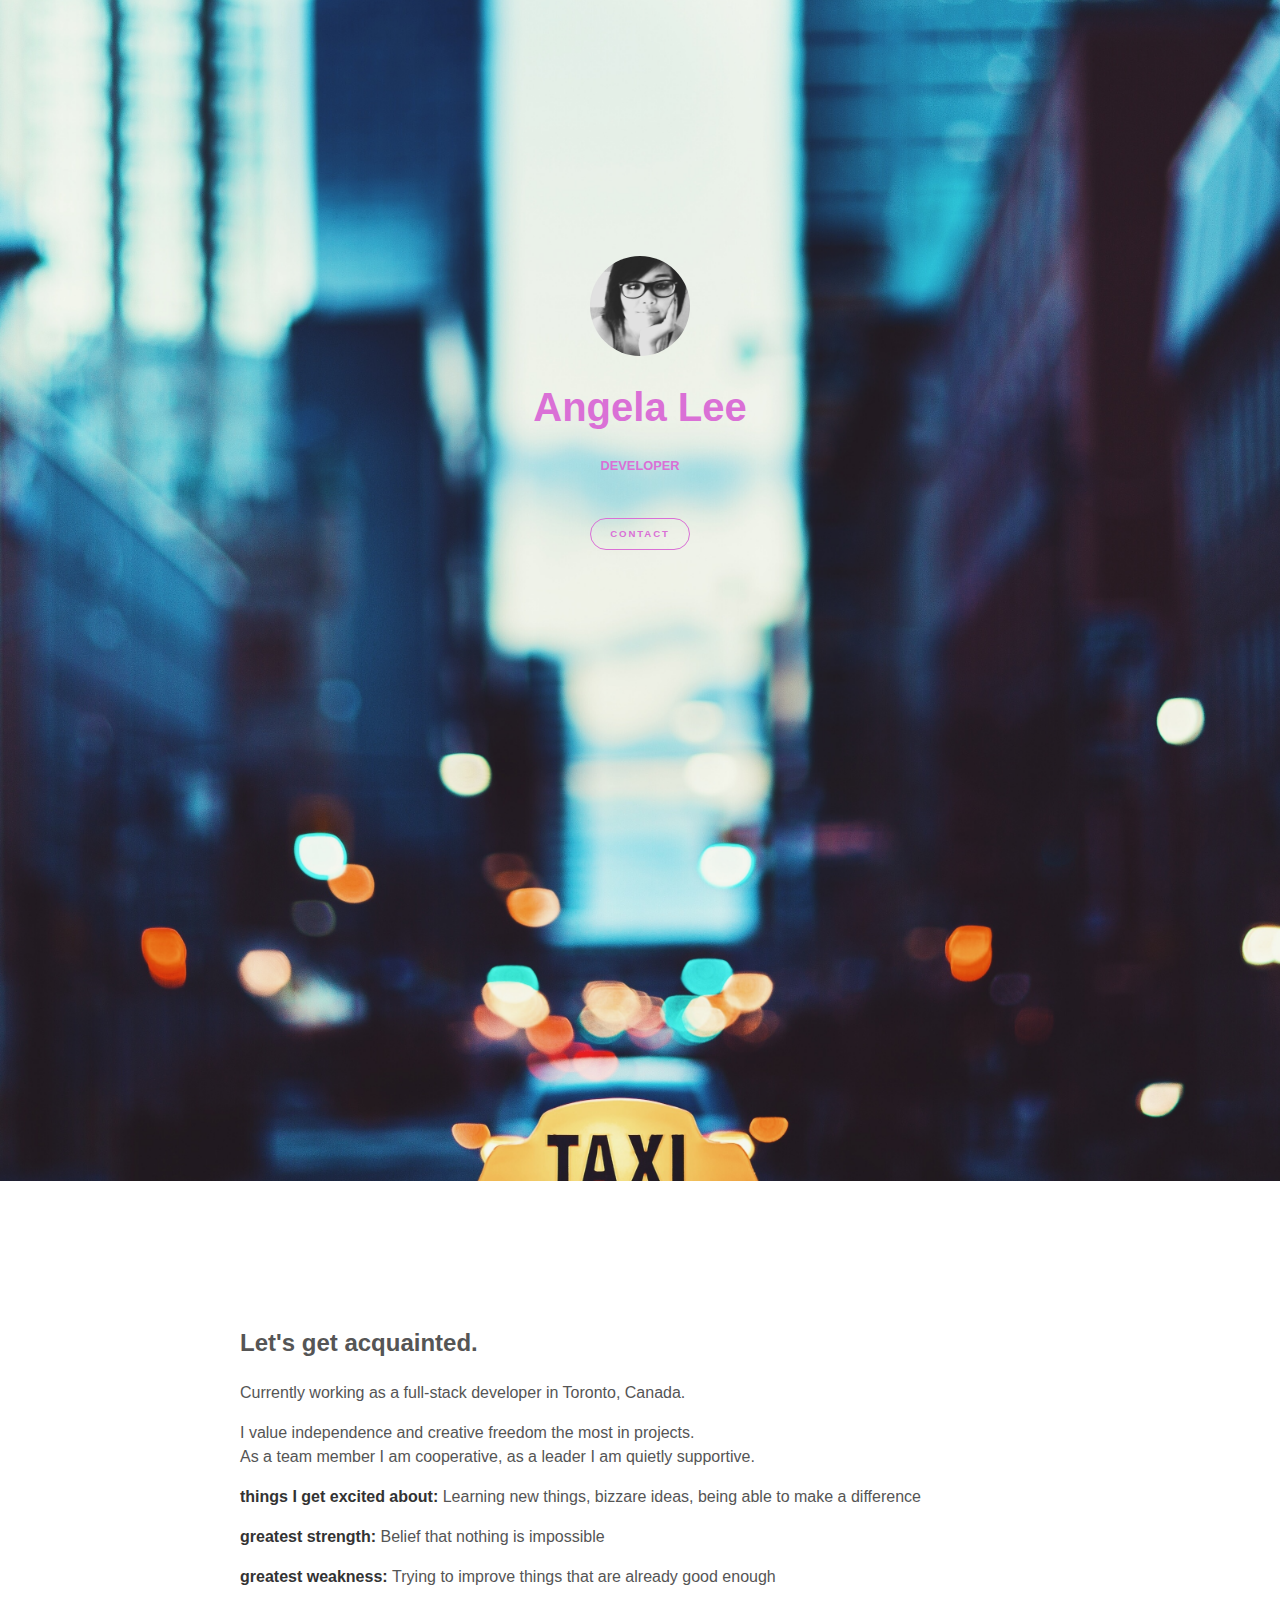
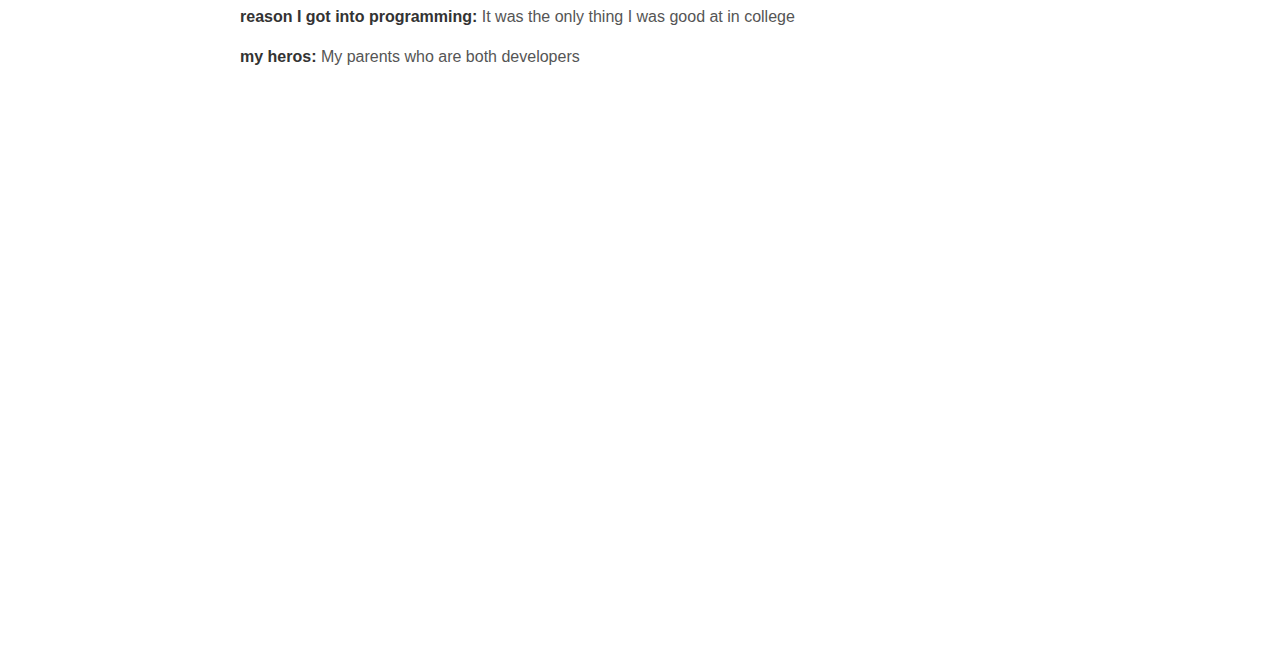
<file: index.html>
<!DOCTYPE>
<html>
<head>
	<meta http-equiv="Content-Type" content="text/html; charset='UTF-8'">
	<meta name="viewport" content="width=device-width" />
	<link rel="stylesheet" type="text/css" href="style.css"/>
	
	<title>
		Angela's Web Resume
	</title>
</head>
<body>
 <div class='index'>
	<header>
		<div class="header-elements">
			<div class="image-container">
				<img src="icon.jpg"/>
			</div>
			<h1>Angela Lee</h1>
			<h3>developer</h3>
			<div class="menu">
				
				<a href="contact.html">contact</a>
			</div>
		</div>
	</header>
	<div class="main">
		<h2>Let's get acquainted.</h2>

		<p>Currently working as a full-stack developer in Toronto, Canada.
		</p>
		<p>
		I value independence and creative freedom the most in projects.
		<br/>
		As a team member I am cooperative, as a leader I am quietly supportive.
		</p>
		<p>
		<span class="thick">things I get excited about: </span>
				Learning new things, bizzare ideas, being able to make a difference
		</p>
		<p>
				<span class="thick">greatest strength: </span> 
				Belief that nothing is impossible
		</p>
		<p>
			<span class="thick">greatest weakness: </span> 
				Trying to improve things that are already good enough
		</p>

		<p>
			<span class="thick">reason I got into programming: </span> 
				It was the only thing I was good at in college
		</p>
		<p>
			<span class="thick">my heros:</span> 	
				My parents who are both developers
		</p>
	</div>
	</div>
</body>
</html>
</file>
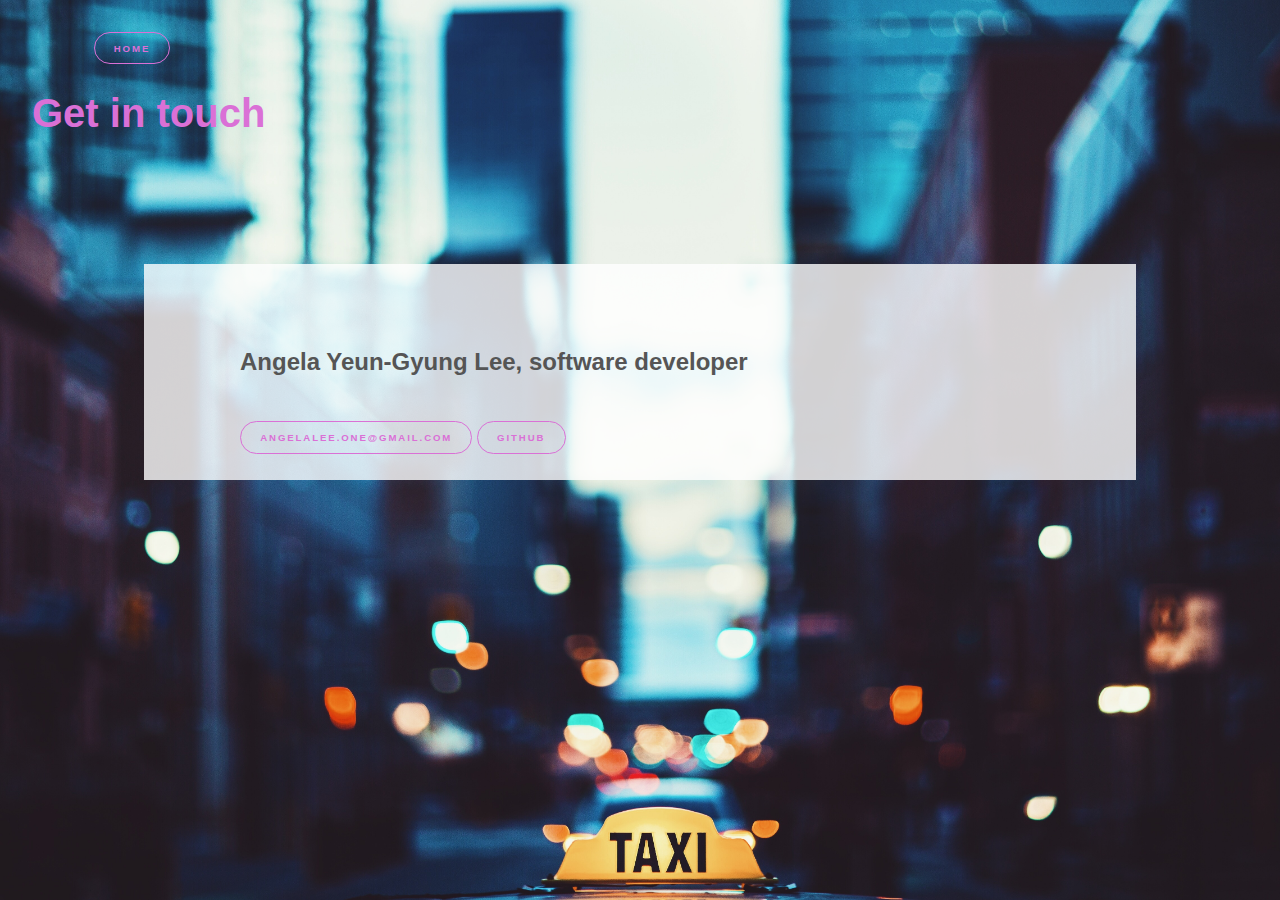
<file: contact.html>
<!DOCTYPE>
<html>
<head>
	<meta http-equiv="Content-Type" content="text/html; charset='UTF-8'">

	<meta name="viewport" content="width=device-width" />
	<link rel="stylesheet" type="text/css" href="style.css"/>
	
	<title>
		Contact Angela
	</title>
</head>
<body class="side-page">

	<div class="secondary">
		<div class="menu">
			<a href="index.html">home</a>
		</div>
		<h1>Get in touch</h1>
	</div>
		<div class="content">
			<h2>Angela Yeun-Gyung Lee, software developer</h2>
			
			<br/>
			<a href="mailto:angelalee.one@gmail.com?subject=">angelalee.one@gmail.com</a>
			
			<a href="https://github.com//angieology">github</a>
			
			
		</div>
</body>
</html>
</file>
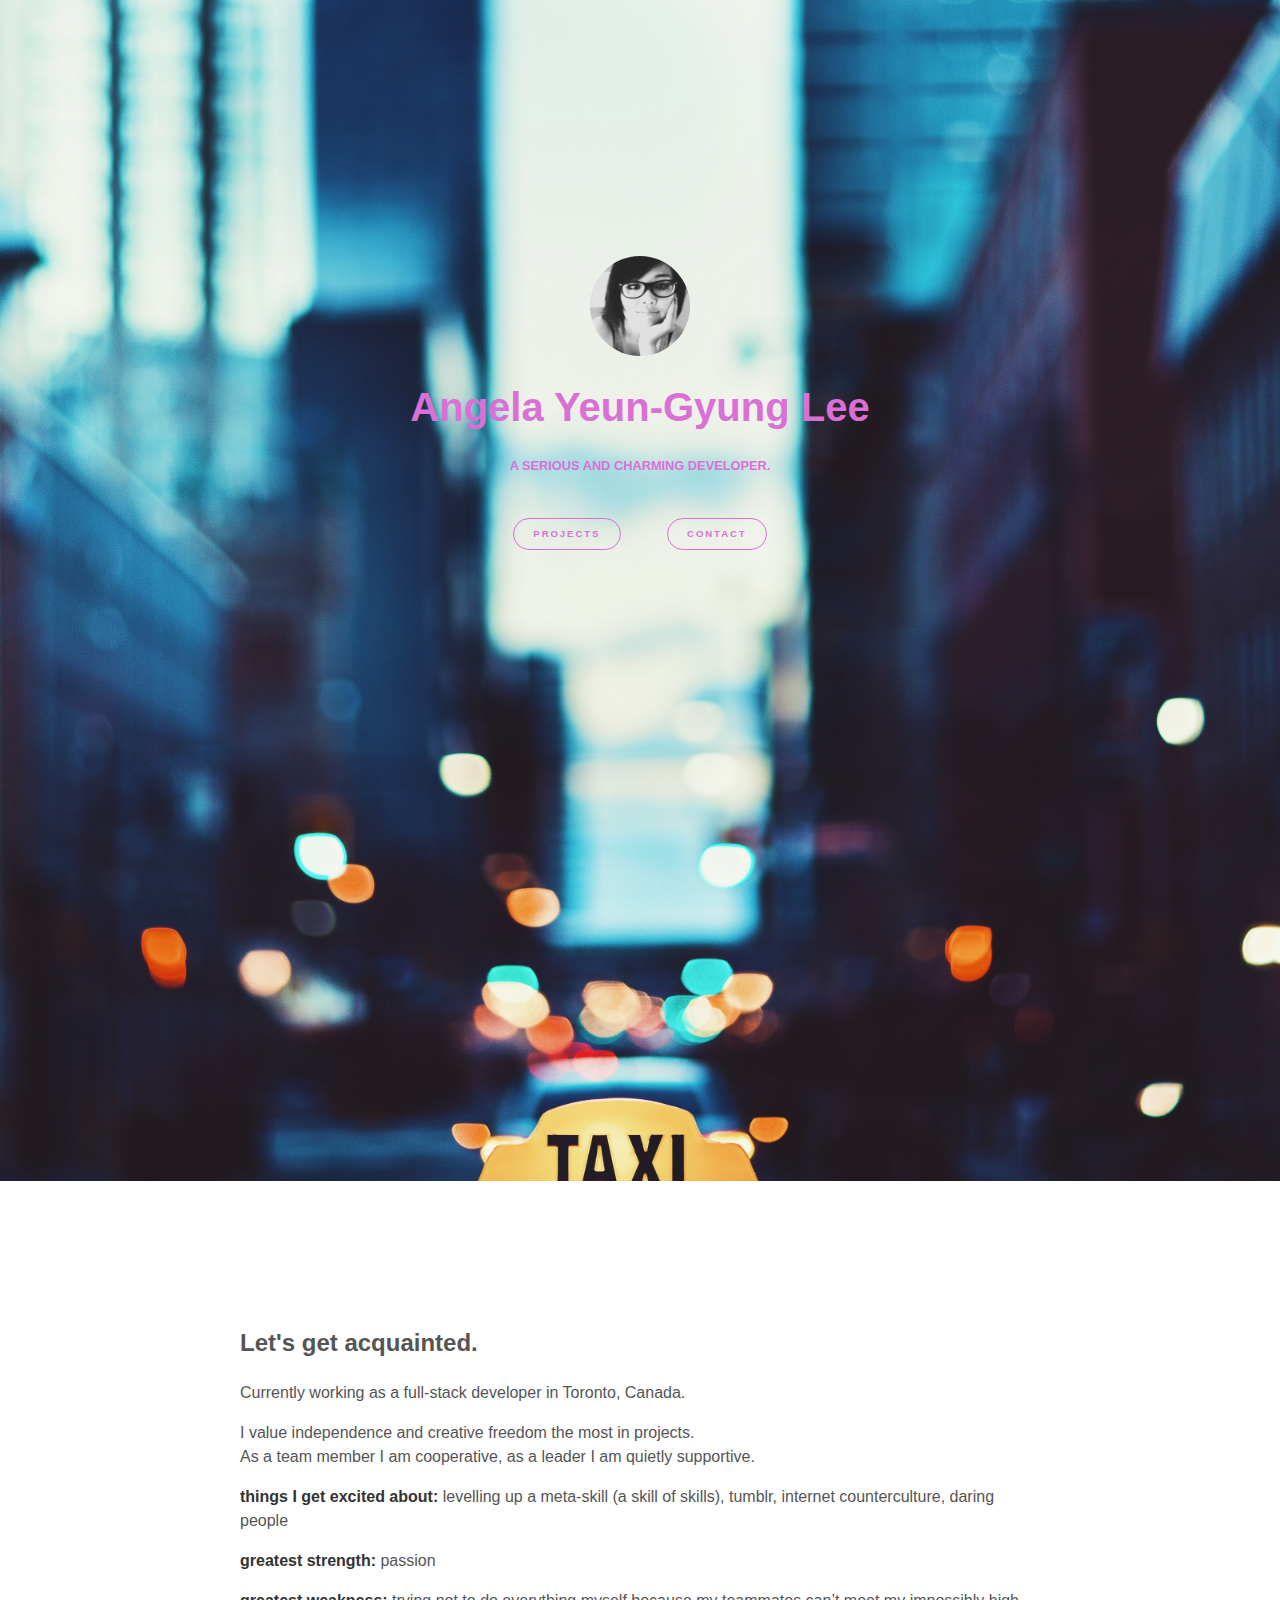
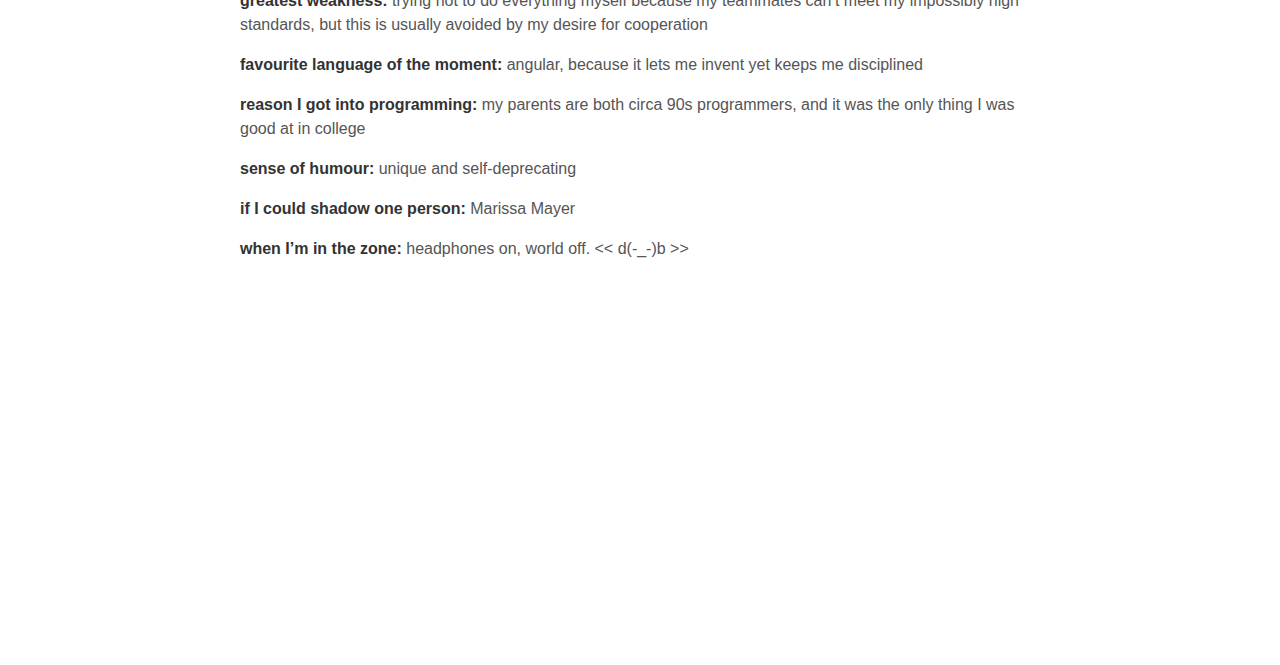
<file: webresume.html>
<!DOCTYPE>
<html>
<head>
	<meta http-equiv="Content-Type" content="text/html; charset='UTF-8'">
	<link rel="stylesheet" type="text/css" href="style.css"/>
	
	<title>
		Angela's Web Resume
	</title>
</head>
<body>

	<header>
		<div class="image-container">
			<img src="icon.jpg"/>
		</div>
		<h1>Angela Yeun-Gyung Lee</h1>
		<h3>A serious and charming developer.</h3>
		<div class="menu">
			<a href="projects.html">projects</a>
			<a href="contact.html">contact</a>
		</div>
	</header>
	<div class="main">
		<h2>Let's get acquainted.</h2>

		<p>Currently working as a full-stack developer in Toronto, Canada.
		</p>
		<p>
		I value independence and creative freedom the most in projects.
		<br/>
		As a team member I am cooperative, as a leader I am quietly supportive.
		</p>
		<p>
		<span class="thick">things I get excited about: </span>
				levelling up a meta-skill (a skill of skills), tumblr, internet counterculture, daring people
		</p>
		<p>
				<span class="thick">greatest strength: </span> 
				passion
		</p>
		<p>
			<span class="thick">greatest weakness: </span> 
				trying not to do everything myself because my teammates can’t meet my impossibly high standards, but this is usually avoided by my desire for cooperation
		</p>
		<p>
			<span class="thick">favourite language of the moment: </span> 
				angular, because it lets me invent yet keeps me disciplined
		</p>
		<p>
			<span class="thick">reason I got into programming: </span> 
				my parents are both circa 90s programmers, and it was the only thing I was good at in college
		</p>
		<p>
			<span class="thick">sense of humour: </span> 
				unique and self-deprecating
		</p>
		<p>
			<span class="thick">if I could shadow one person: </span> 	
				Marissa Mayer
		</p>
		<p>
			<span class="thick">when I’m in the zone: </span> 
				headphones on, world off. << d(-_-)b >>
		</p>
	</div>
</body>
</html>
</file>
<file: style.css>
body {
	-webkit-font-smoothing: antialiased;
	font-family: "Helvetica";
	color: #555;
	margin-right:0;
  	margin-left:0;
  	margin-top:0;
  	vertical-align: middle;
}
.index {

  	min-height: 175%;
}
.main {
	margin: 2em auto;
	max-width: 50em;
	line-height: 1.5;
	padding: 4em 1em;
	min-height:  100%;
  	vertical-align: middle;
}
h2 {
	margin-top: 1em;
	padding-top: 1em;
}
span.thick{
	font-weight: bold;
	color: #333;
}
header {
  background-color: #263d36;
  background-image: url("header.jpg");
  background-position: center;
  background-repeat: no-repeat;
  background-size: 150%;
  line-height: 1.2;
  padding: 20vw 2em;
  text-align: center;
  height:75%;
  width:auto;
  vertical-align: middle;
}

/*for logo*/
header img {
  display: inline-block;
  height: 100px;
  vertical-align: top;
  width: auto;
}
 h1 {
  color: #DA70D6;
  font-size: 2.5em;
  font-weight: bold;
}
h3 {
  text-transform: uppercase;
  text-decoration: none;
  color: #DA70D6;
  font-size: 0.8em;
  font-weight: bold;
}
a {
  text-transform: uppercase;
  text-decoration: none;
  color: #DA70D6;
  font-size: 0.6em;
  font-weight: bold;
  border: 1px solid #DA70D6;
  border-radius: 290486px;
  letter-spacing: 0.2em;
  padding: 1em 2em;
  transition: none 200ms ease-out;
  transition-property: color, background;
}

a:hover {
  background:  #DA70D6;
  color: white;
}

/*use flexbox to space the menu out*/
.menu{
	width: 300px;
	margin: 2em 2em;
	flex-direction:row;
	justify-content:space-around;
	display:inline-flex;
}
.secondary{
	text-align:left;
	vertical-align: text-top;
	height: 200px;
	margin: 2em 2em;
}
.secondary .menu{
	width: 200px;
	margin: 0 auto;
}
body.side-page{
	 background-image: url("header.jpg");
	 background-size: cover;
}
.content{
	padding: 2em 6em;
	margin: 2em auto;
	max-width: 50em;
	line-height: 1.5;
  	vertical-align: top;
  	background-color: rgba(255,255,255,0.8);
}


.image-container{
	width:100px;
	height:100px;
	position:relative;
	overflow:hidden;
	border-radius: 50%;
	margin-right:auto;
	margin-left:auto;
}
#stock-app-body {
	-webkit-font-smoothing: antialiased;
	font-family: "Helvetica";
	color: #555;
	margin: 0 auto;
	max-width: 50em;
	line-height: 1.5;
	padding: 2em 1em;
	
}
.change{
	padding: 1em 1em;
	position:relative;
	display:inline-block;
	color: white;
}

@media screen and (max-width: 500px){
	a {
		
		font-size: 0.8em;
		margin: 0.2em 0.4em;
	}
	h3{
		font-size: 0.8em;
	}
	header{
		 background-size: 350%;
		 height: 90%;
	}
	body{
		min-height: 190%;
	}
	.menu {
		width:80%;

	}
	.secondary .menu
	{
		margin: 0em;
		width:80%;
	}
	.header-elements {
		margin-top: 10%;
	}
	.content {
		margin: 0em;
		padding: 2em ;
	}
}
@media screen and (min-width: 500px) and (max-width: 1000px){
	
	header{
		 background-size: 250%;
		 
	}
	.header-elements {
		margin-top: 20%;
	}
	.main {
		margin: 0em 3em;
	}
	.content {
		padding: 2em 4em ;
		margin: 2em;
	}
}
</file>
